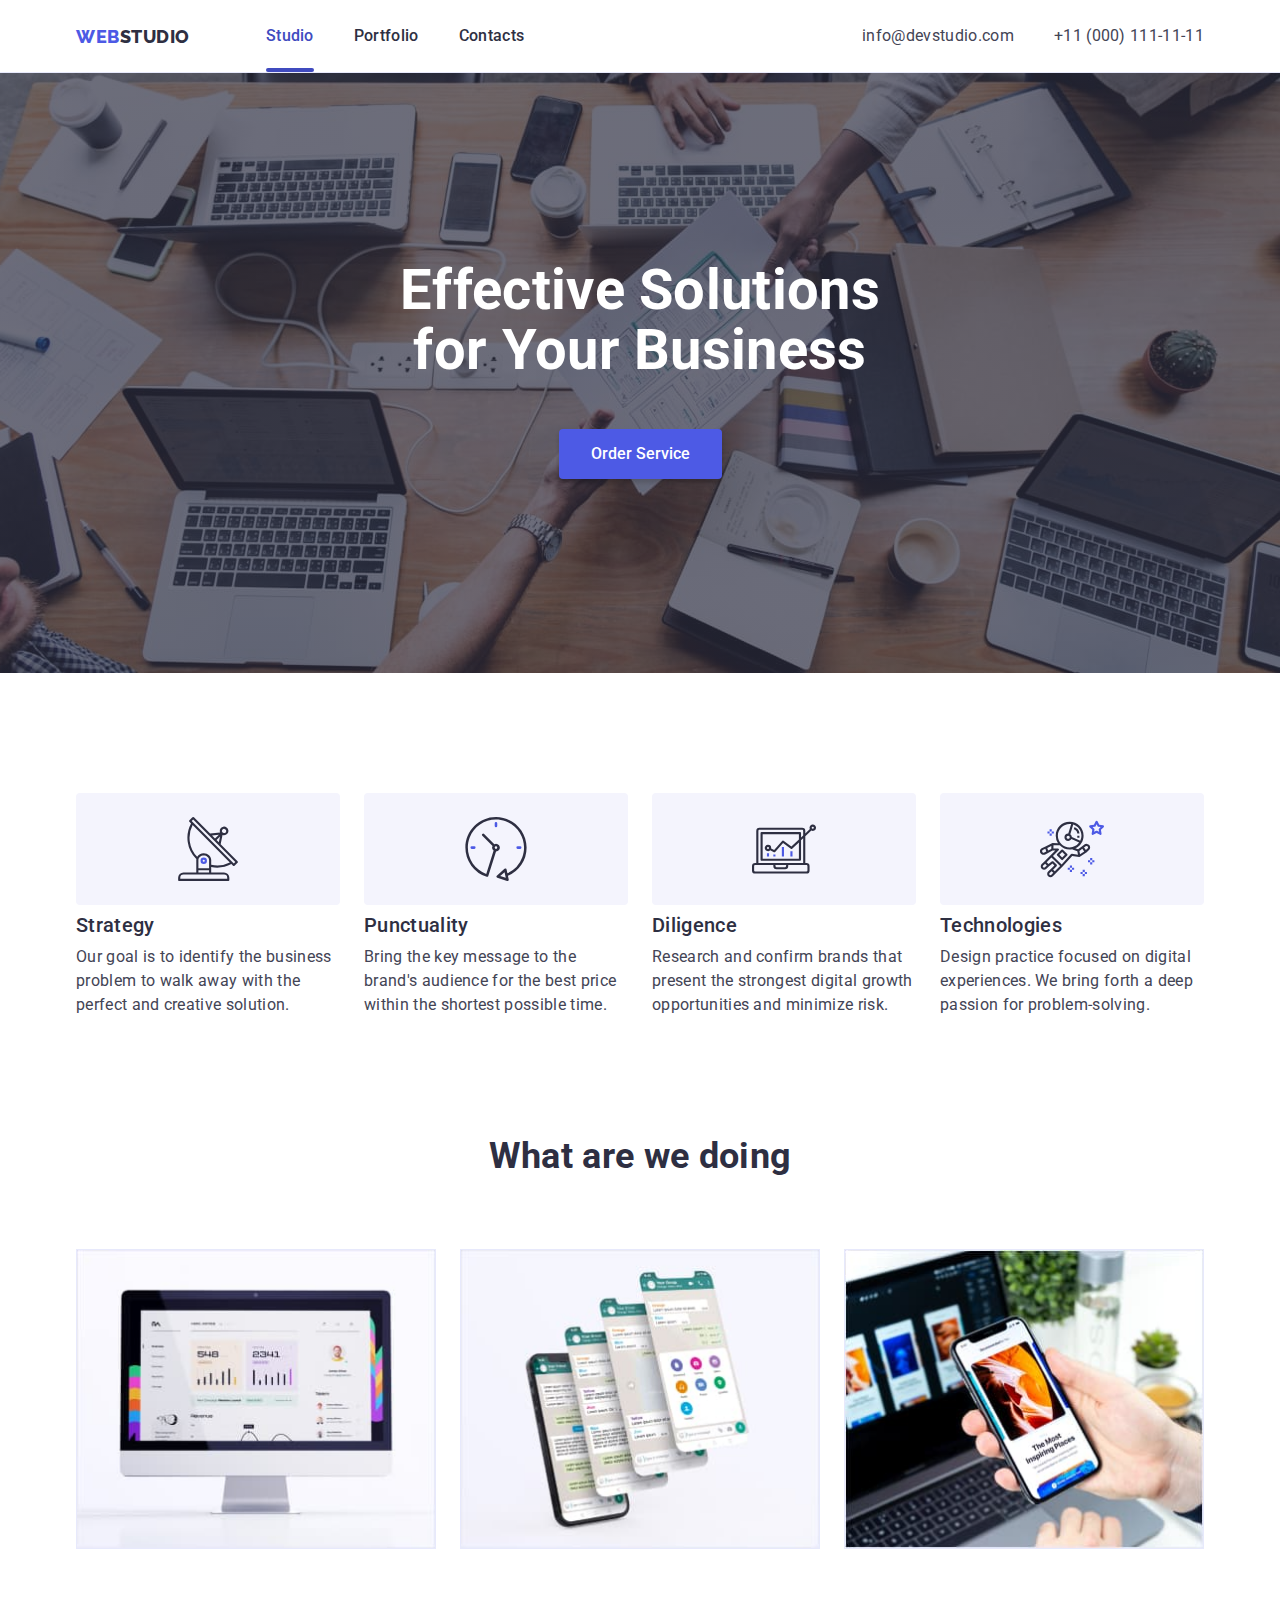
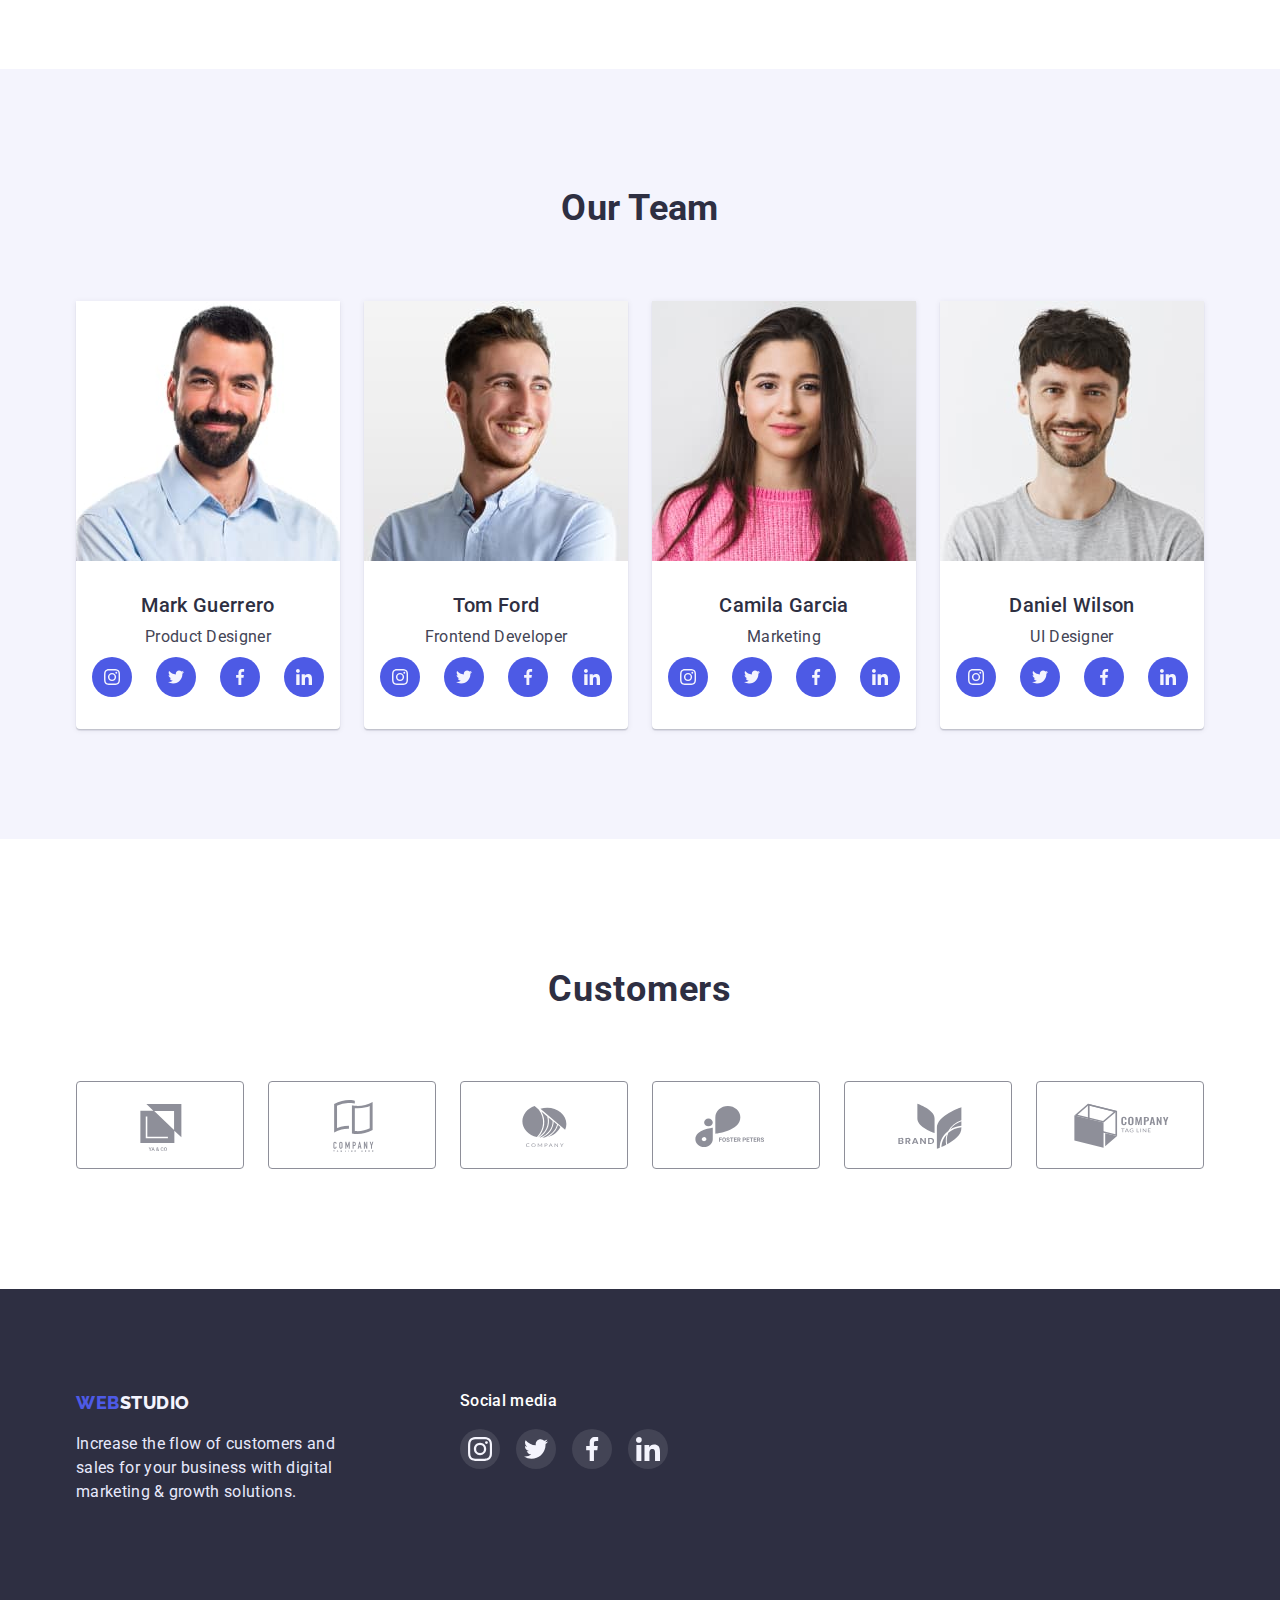
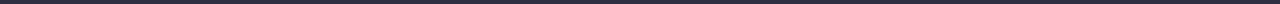
<file: index.html>
<!DOCTYPE html>
<html lang="en">
	<head>
		<meta charset="UTF-8" />
		<meta http-equiv="X-UA-Compatible" content="IE=edge" />
		<meta name="viewport" content="width=device-width, initial-scale=1.0" />
		<title>Document</title>
		<link rel="preconnect" href="https://fonts.googleapis.com" />
		<link rel="preconnect" href="https://fonts.gstatic.com" crossorigin />
		<link
			href="https://fonts.googleapis.com/css2?family=Raleway:wght@800&family=Roboto:wght@400;500;700&display=swap"
			rel="stylesheet"
		/>
		<link
			rel="stylesheet"
			href="https://cdnjs.cloudflare.com/ajax/libs/modern-normalize/1.1.0/modern-normalize.min.css"
		/>
		<link rel="stylesheet" href="./css/styles.css" />
	</head>
	<body>
		<!-- Top line -->
		<header class="header">
			<div class="container container-header"
				><nav class="nav">
					<a class="logo link" href="./index.html"><span class="logo-item">Web</span>Studio</a>
					<ul class="nav-list list">
						<li class="nav-list-item"><a href="./index.html" class="active-link link-header link">Studio</a></li>
						<li class="nav-list-item"><a href="./portfolio.html" class="link-header link">Portfolio</a></li>
						<li class="nav-list-item"><a href="" class="link-header link">Contacts</a></li>
					</ul>
				</nav>
				<address class="contacts">
					<ul class="contacts-list list">
						<li class="contacts-list-item"
							><a href="mailto:info@devstudio.com" class="contacts-link link">info@devstudio.com</a></li
						>
						<li class="contacts-list-item"
							><a href="tel:+110001111111" class="contacts-link link">+11 (000) 111-11-11</a></li
						>
					</ul>
				</address>
			</div>
		</header>

		<main>
			<!-- Hero -->
			<section class="hero">
				<h1 class="hero-heading"
					>Effective Solutions<br />
					for Your Business</h1
				>
				<button type="button" class="hero-button" data-modal-open>Order Service</button>
			</section>
			<!-- Advantages -->
			<section class="fisher-section"
				><div class="container">
					<h2 hidden>Advantages</h2>
					<ul class="fisher-section-list list">
						<li class="fisher-section-item icon-antenna">
							<div class="fisher-container">
								<svg class="fisher-container-icon">
									<use href="./images/icons.svg#icon-antenna"></use>
								</svg>
							</div>
							<h3 class="fisher-section-heading">Strategy</h3>
							<p>Our goal is to identify the business problem to walk away with the perfect and creative solution.</p>
						</li>
						<li class="fisher-section-item icon-clock">
							<div class="fisher-container">
								<svg class="fisher-container-icon">
									<use href="./images/icons.svg#icon-clock"></use>
								</svg>
							</div>
							<h3 class="fisher-section-heading">Punctuality</h3>
							<p>Bring the key message to the brand's audience for the best price within the shortest possible time.</p>
						</li>
						<li class="fisher-section-item icon-diagram">
							<div class="fisher-container">
								<svg class="fisher-container-icon">
									<use href="./images/icons.svg#icon-diagram"></use>
								</svg>
							</div>
							<h3 class="fisher-section-heading">Diligence</h3>
							<p
								>Research and confirm brands that present the strongest digital growth opportunities and minimize
								risk.</p
							>
						</li>
						<li class="fisher-section-item icon-astronaut">
							<div class="fisher-container">
								<svg class="fisher-container-icon">
									<use href="./images/icons.svg#icon-astronaut"></use>
								</svg>
							</div>
							<h3 class="fisher-section-heading">Technologies</h3>
							<p>Design practice focused on digital experiences. We bring forth a deep passion for problem-solving.</p>
						</li>
					</ul>
				</div>
			</section>
			<!-- list-of-works -->
			<section class="specification-section">
				<div class="container"
					><h2 class="specification-section-title">What are we doing</h2>
					<ul class="specification-section-list list">
						<li class="specification-section-item">
							<img
								src="./images/img1.jpg"
								alt="website on a computer"
								width="360"
								class="specification-section-image"
							/>
						</li>
						<li class="specification-section-item">
							<img src="./images/img2.jpg" alt="website on phone" width="360" class="specification-section-image" />
						</li>
						<li class="specification-section-item">
							<img
								src="./images/img3.jpg"
								alt="website on phone and computer"
								width="360"
								class="specification-section-image"
							/>
						</li> </ul
				></div>
			</section>
			<!-- Our-Team -->
			<section class="workers-section"
				><div class="container">
					<h2 class="workers-section-title">Our Team</h2>
					<ul class="workers-section-list list">
						<li class="workers-section-item">
							<img
								src="./images/card1.jpg"
								alt="Mark Guerrero-Product Designer"
								width="264"
								class="workers-section-image"
							/>
							<div class="workers-section-item-text-container"
								><h3 class="workers-section-heading">Mark Guerrero</h3> <p>Product Designer</p>
								<ul class="workers-section-list-link list">
									<li class="workers-section-list-item"
										><a href="" class="link workers-section-icon-link">
											<svg class="workers-section-icon">
												<use href="./images/icons.svg#icon-instagram"></use>
											</svg> </a
									></li>
									<li class="workers-section-list-item"
										><a href="" class="link workers-section-icon-link">
											<svg class="workers-section-icon">
												<use href="./images/icons.svg#icon-twitter"></use>
											</svg> </a
									></li>
									<li class="workers-section-list-item"
										><a href="" class="link workers-section-icon-link">
											<svg class="workers-section-icon">
												<use href="./images/icons.svg#icon-facebook"></use>
											</svg> </a
									></li>
									<li class="workers-section-list-item"
										><a href="" class="link workers-section-icon-link">
											<svg class="workers-section-icon">
												<use href="./images/icons.svg#icon-linkedin"></use>
											</svg> </a
									></li>
								</ul>
							</div>
						</li>
						<li class="workers-section-item">
							<img
								src="./images/card2.jpg"
								alt="Tom Ford-Frontend Developer"
								width="264"
								class="workers-section-image"
							/>
							<div class="workers-section-item-text-container"
								><h3 class="workers-section-heading">Tom Ford</h3> <p>Frontend Developer</p>
								<ul class="workers-section-list-link list">
									<li class="workers-section-list-item"
										><a href="" class="link workers-section-icon-link">
											<svg class="workers-section-icon">
												<use href="./images/icons.svg#icon-instagram"></use>
											</svg> </a
									></li>
									<li class="workers-section-list-item"
										><a href="" class="link workers-section-icon-link">
											<svg class="workers-section-icon">
												<use href="./images/icons.svg#icon-twitter"></use>
											</svg> </a
									></li>
									<li class="workers-section-list-item"
										><a href="" class="link workers-section-icon-link">
											<svg class="workers-section-icon">
												<use href="./images/icons.svg#icon-facebook"></use>
											</svg> </a
									></li>
									<li class="workers-section-list-item"
										><a href="" class="link workers-section-icon-link">
											<svg class="workers-section-icon">
												<use href="./images/icons.svg#icon-linkedin"></use>
											</svg> </a
									></li>
								</ul>
							</div>
						</li>
						<li class="workers-section-item">
							<img src="./images/card3.jpg" alt="Camila Garcia-Marketing" width="264" class="workers-section-image" />
							<div class="workers-section-item-text-container"
								><h3 class="workers-section-heading">Camila Garcia</h3> <p>Marketing</p>
								<ul class="workers-section-list-link list">
									<li class="workers-section-list-item"
										><a href="" class="link workers-section-icon-link">
											<svg class="workers-section-icon">
												<use href="./images/icons.svg#icon-instagram"></use>
											</svg> </a
									></li>
									<li class="workers-section-list-item"
										><a href="" class="link workers-section-icon-link">
											<svg class="workers-section-icon">
												<use href="./images/icons.svg#icon-twitter"></use>
											</svg> </a
									></li>
									<li class="workers-section-list-item"
										><a href="" class="link workers-section-icon-link">
											<svg class="workers-section-icon">
												<use href="./images/icons.svg#icon-facebook"></use>
											</svg> </a
									></li>
									<li class="workers-section-list-item"
										><a href="" class="link workers-section-icon-link">
											<svg class="workers-section-icon">
												<use href="./images/icons.svg#icon-linkedin"></use>
											</svg> </a
									></li>
								</ul>
							</div>
						</li>
						<li class="workers-section-item">
							<img src="./images/card4.jpg" alt="Daniel Wilson-UI Designer" width="264" class="workers-section-image" />
							<div class="workers-section-item-text-container"
								><h3 class="workers-section-heading">Daniel Wilson</h3> <p>UI Designer</p>
								<ul class="workers-section-list-link list">
									<li class="workers-section-list-item"
										><a href="" class="link workers-section-icon-link">
											<svg class="workers-section-icon">
												<use href="./images/icons.svg#icon-instagram"></use>
											</svg> </a
									></li>
									<li class="workers-section-list-item"
										><a href="" class="link workers-section-icon-link">
											<svg class="workers-section-icon">
												<use href="./images/icons.svg#icon-twitter"></use>
											</svg> </a
									></li>
									<li class="workers-section-list-item"
										><a href="" class="link workers-section-icon-link">
											<svg class="workers-section-icon">
												<use href="./images/icons.svg#icon-facebook"></use>
											</svg> </a
									></li>
									<li class="workers-section-list-item"
										><a href="" class="link workers-section-icon-link">
											<svg class="workers-section-icon">
												<use href="./images/icons.svg#icon-linkedin"></use>
											</svg> </a
									></li>
								</ul>
							</div>
						</li>
					</ul>
				</div>
			</section>
			<!-- Customers -->
			<section class="aside-section">
				<div class="container">
					<h2 class="aside-section-title">Customers</h2>
					<ul class="aside-section-list list">
						<li class="aside-section-list-item">
							<a href="" class="aside-section-list-link link">
								<svg class="aside-section-list-icon">
									<use href="./images/icons.svg#icon-logo-1"></use>
								</svg>
							</a>
						</li>
						<li class="aside-section-list-item">
							<a href="" class="aside-section-list-link link">
								<svg class="aside-section-list-icon">
									<use href="./images/icons.svg#icon-logo-2"></use>
								</svg>
							</a>
						</li>
						<li class="aside-section-list-item">
							<a href="" class="aside-section-list-link link">
								<svg class="aside-section-list-icon">
									<use href="./images/icons.svg#icon-logo-3"></use>
								</svg>
							</a>
						</li>
						<li class="aside-section-list-item">
							<a href="" class="aside-section-list-link link">
								<svg class="aside-section-list-icon">
									<use href="./images/icons.svg#icon-logo-4"></use>
								</svg>
							</a>
						</li>
						<li class="aside-section-list-item">
							<a href="" class="aside-section-list-link link">
								<svg class="aside-section-list-icon">
									<use href="./images/icons.svg#icon-logo-5"></use>
								</svg>
							</a>
						</li>
						<li class="aside-section-list-item">
							<a href="" class="aside-section-list-link link">
								<svg class="aside-section-list-icon">
									<use href="./images/icons.svg#icon-logo-6"></use>
								</svg>
							</a>
						</li> </ul
				></div>
			</section>
		</main>
		<!-- Footer -->
		<footer class="footer-section">
			<div class="container footer-container"
				><div class="footer-container-logo"
					><a href="./index.html" class="logo-footer link"><span class="logo-item">Web</span>Studio</a>
					<p class="footer-section-subtitle">
						Increase the flow of customers and sales for your business with digital marketing & growth solutions.
					</p>
				</div>
				<div class="footer-container-socials">
					<p class="footer-container-socials-subtitle">Social media</p>
					<ul class="footer-container-socials-list list">
						<li class="footer-container-socials-item">
							<a href="" class="footer-container-socials-link link">
								<svg class="footer-container-socials-icon">
									<use href="./images/icons.svg#icon-instagram"></use>
								</svg>
							</a>
						</li>
						<li class="footer-container-socials-item">
							<a href="" class="footer-container-socials-link link">
								<svg class="footer-container-socials-icon">
									<use href="./images/icons.svg#icon-twitter"></use>
								</svg>
							</a>
						</li>
						<li class="footer-container-socials-item">
							<a href="" class="footer-container-socials-link link">
								<svg class="footer-container-socials-icon">
									<use href="./images/icons.svg#icon-facebook"></use>
								</svg>
							</a>
						</li>
						<li class="footer-container-socials-item">
							<a href="" class="footer-container-socials-link link">
								<svg class="footer-container-socials-icon">
									<use href="./images/icons.svg#icon-linkedin"></use>
								</svg>
							</a>
						</li>
					</ul>
				</div>
			</div>
		</footer>
		<div class="backdrop is-hidden" data-modal>
			<div class="modal">
				<button class="modal-button" data-modal-close>
					<svg class="modal-button-svg">
						<use href="./images/icons.svg#icon-close"></use>
					</svg>
				</button>
			</div>
		</div>
		<script src="./js/modal.js"></script>
	</body>
</html>
</file>
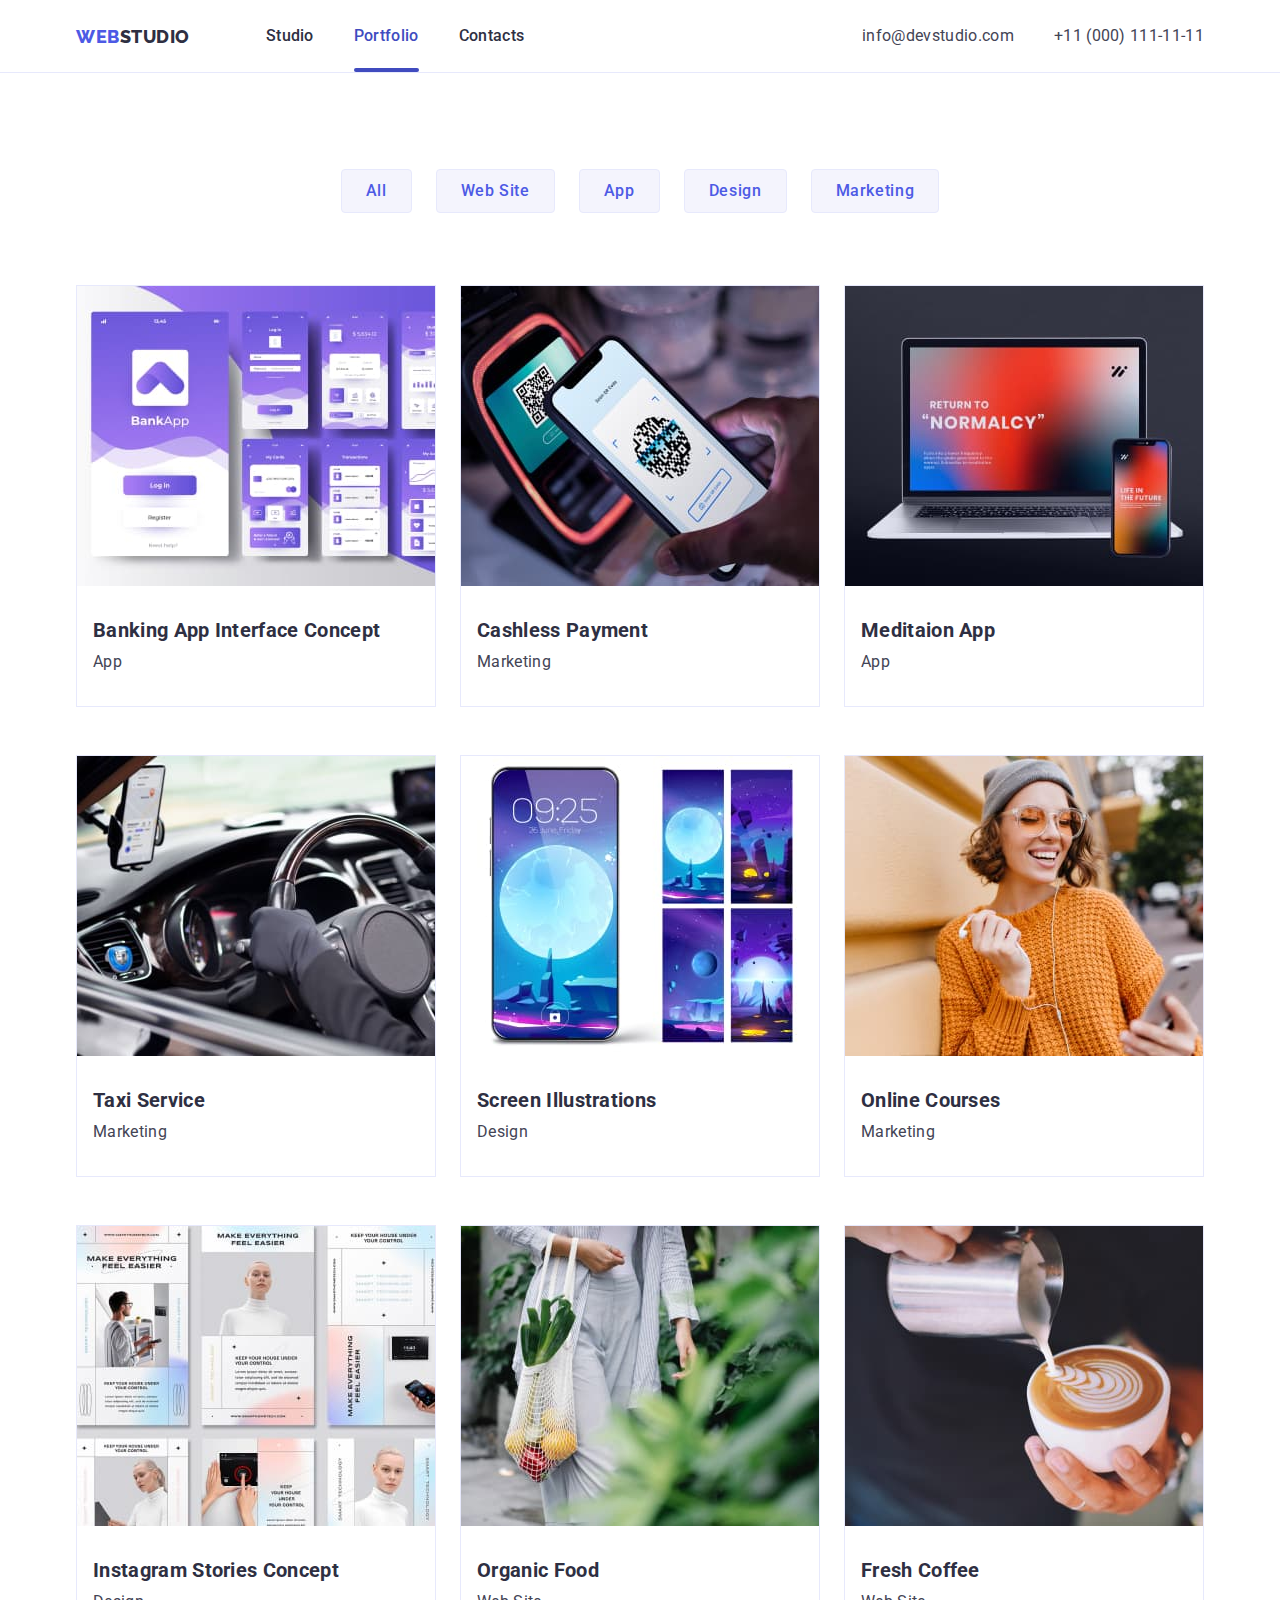
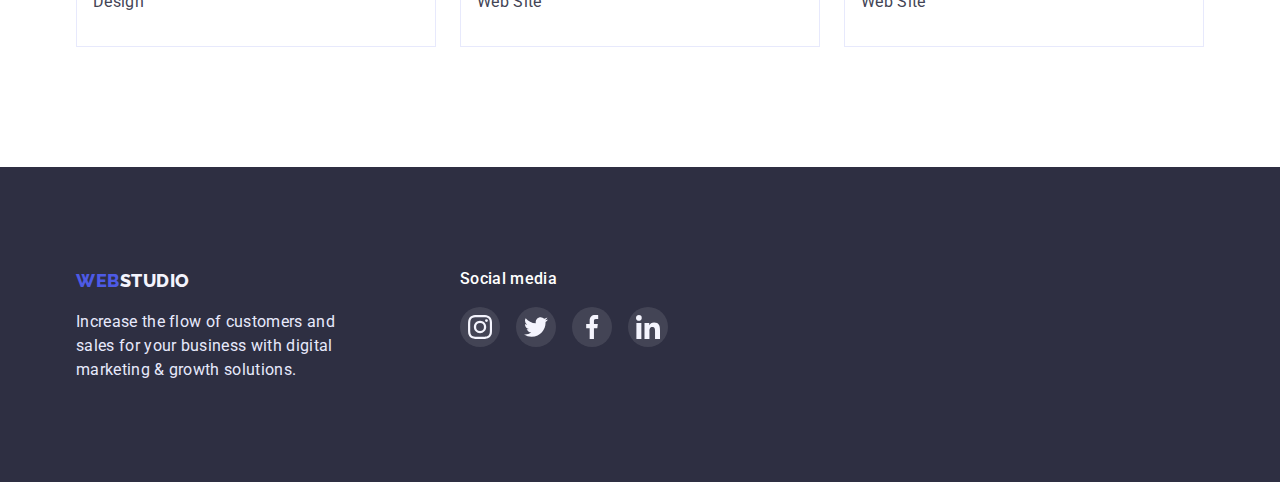
<file: portfolio.html>
<!DOCTYPE html>
<html lang="en">
	<head>
		<meta charset="UTF-8" />
		<meta http-equiv="X-UA-Compatible" content="IE=edge" />
		<meta name="viewport" content="width=device-width, initial-scale=1.0" />
		<title>Document</title>
		<link rel="preconnect" href="https://fonts.googleapis.com" />
		<link rel="preconnect" href="https://fonts.gstatic.com" crossorigin />
		<link
			href="https://fonts.googleapis.com/css2?family=Raleway:wght@800&family=Roboto:wght@400;500;700;900&display=swap"
			rel="stylesheet"
		/>
		<link
			rel="stylesheet"
			href="https://cdnjs.cloudflare.com/ajax/libs/modern-normalize/1.1.0/modern-normalize.min.css"
		/>
		<link rel="stylesheet" href="./css/styles.css" />
	</head>
	<body>
		<!-- Top line -->
		<header class="header">
			<div class="container container-header"
				><nav class="nav">
					<a class="logo link" href="./index.html"><span class="logo-item">Web</span>Studio</a>
					<ul class="nav-list list">
						<li class="nav-list-item"><a href="./index.html" class="link-header link">Studio</a></li>
						<li class="nav-list-item"><a href="./portfolio.html" class="active-link link-header link">Portfolio</a></li>
						<li class="nav-list-item"><a href="" class="link-header link">Contacts</a></li>
					</ul>
				</nav>
				<address class="contacts">
					<ul class="contacts-list list">
						<li class="contacts-list-item"
							><a href="mailto:info@devstudio.com" class="contacts-link link">info@devstudio.com</a></li
						>
						<li class="contacts-list-item"
							><a href="tel:+110001111111" class="contacts-link link">+11 (000) 111-11-11</a></li
						>
					</ul>
				</address>
			</div>
		</header>

		<main>
			<section class="portfolio-section"
				><div class="container">
					<h1 hidden>Portfolio</h1>
					<ul class="portfolio-list-button list">
						<li class="portfolio-button-item"><button type="button" class="portfolio-button">All</button></li>
						<li class="portfolio-button-item"><button type="button" class="portfolio-button">Web Site</button></li>
						<li class="portfolio-button-item"><button type="button" class="portfolio-button">App</button></li>
						<li class="portfolio-button-item"><button type="button" class="portfolio-button">Design</button></li>
						<li class="portfolio-button-item"><button type="button" class="portfolio-button">Marketing</button></li></ul
					>

					<ul class="portfolio-list-image list">
						<li class="portfolio-image-item">
							<a href="" class="link portfolio-image-item-link">
								<div class="portfolio-thumb">
									<img src="./images/banking-app-Interface-concept.jpg" alt="app" width="360" class="portfolio-image" />
									<div class="portfolio-overlay">
										<p class="portfolio-thumb-text"
											>14 Stylish and User-Friendly App Design Concepts · Task Manager App · Calorie Tracker App ·
											Exotic Fruit Ecommerce App · Cloud Storage App</p
										>
									</div>
								</div>
								<div class="portfolio-image-item-text-container"
									><h2 class="portfolio-heading-image">Banking App Interface Concept</h2>
									<p class="portfolio-image-subtitle">App</p></div
								></a
							>
						</li>

						<li class="portfolio-image-item">
							<a href="" class="link portfolio-image-item-link">
								<div class="portfolio-thumb">
									<img src="./images/cashless-payment.jpg" alt="marketing" width="360" class="portfolio-image" />
									<div class="portfolio-overlay">
										<p class="portfolio-thumb-text"
											>14 Stylish and User-Friendly App Design Concepts · Task Manager App · Calorie Tracker App ·
											Exotic Fruit Ecommerce App · Cloud Storage App</p
										>
									</div>
								</div>
								<div class="portfolio-image-item-text-container"
									><h2 class="portfolio-heading-image">Cashless Payment</h2>
									<p class="portfolio-image-subtitle">Marketing</p></div
								></a
							>
						</li>
						<li class="portfolio-image-item">
							<a href="" class="link portfolio-image-item-link">
								<div class="portfolio-thumb">
									<img src="./images/meditaion-app.jpg" alt="app" width="360" class="portfolio-image" />
									<div class="portfolio-overlay">
										<p class="portfolio-thumb-text"
											>14 Stylish and User-Friendly App Design Concepts · Task Manager App · Calorie Tracker App ·
											Exotic Fruit Ecommerce App · Cloud Storage App</p
										>
									</div>
								</div>
								<div class="portfolio-image-item-text-container"
									><h2 class="portfolio-heading-image">Meditaion App</h2>
									<p class="portfolio-image-subtitle">App</p></div
								></a
							>
						</li>
						<li class="portfolio-image-item">
							<a href="" class="link portfolio-image-item-link">
								<div class="portfolio-thumb">
									<img src="./images/taxi-service.jpg" alt="marketing" width="360" class="portfolio-image" />
									<div class="portfolio-overlay">
										<p class="portfolio-thumb-text"
											>14 Stylish and User-Friendly App Design Concepts · Task Manager App · Calorie Tracker App ·
											Exotic Fruit Ecommerce App · Cloud Storage App</p
										>
									</div>
								</div>
								<div class="portfolio-image-item-text-container"
									><h2 class="portfolio-heading-image">Taxi Service</h2>
									<p class="portfolio-image-subtitle">Marketing</p></div
								></a
							>
						</li>
						<li class="portfolio-image-item">
							<a href="" class="link portfolio-image-item-link">
								<div class="portfolio-thumb">
									<img src="./images/screen-illustrations.jpg" alt="design" width="360" class="portfolio-image" />
									<div class="portfolio-overlay">
										<p class="portfolio-thumb-text"
											>14 Stylish and User-Friendly App Design Concepts · Task Manager App · Calorie Tracker App ·
											Exotic Fruit Ecommerce App · Cloud Storage App</p
										>
									</div>
								</div>
								<div class="portfolio-image-item-text-container"
									><h2 class="portfolio-heading-image">Screen Illustrations</h2>
									<p class="portfolio-image-subtitle">Design</p></div
								></a
							>
						</li>
						<li class="portfolio-image-item">
							<a href="" class="link portfolio-image-item-link">
								<div class="portfolio-thumb">
									<img src="./images/online-courses.jpg" alt="marketing" width="360" class="portfolio-image" />
									<div class="portfolio-overlay">
										<p class="portfolio-thumb-text"
											>14 Stylish and User-Friendly App Design Concepts · Task Manager App · Calorie Tracker App ·
											Exotic Fruit Ecommerce App · Cloud Storage App</p
										>
									</div>
								</div>
								<div class="portfolio-image-item-text-container"
									><h2 class="portfolio-heading-image">Online Courses</h2>
									<p class="portfolio-image-subtitle">Marketing</p></div
								></a
							>
						</li>
						<li class="portfolio-image-item">
							<a href="" class="link portfolio-image-item-link">
								<div class="portfolio-thumb">
									<img src="./images/instagram-stories-concept.jpg" alt="design" width="360" class="portfolio-image" />
									<div class="portfolio-overlay">
										<p class="portfolio-thumb-text"
											>14 Stylish and User-Friendly App Design Concepts · Task Manager App · Calorie Tracker App ·
											Exotic Fruit Ecommerce App · Cloud Storage App</p
										>
									</div>
								</div>
								<div class="portfolio-image-item-text-container">
									<h2 class="portfolio-heading-image">Instagram Stories Concept</h2>
									<p class="portfolio-image-subtitle">Design</p>
								</div></a
							>
						</li>
						<li class="portfolio-image-item">
							<a href="" class="link portfolio-image-item-link">
								<div class="portfolio-thumb">
									<img src="./images/organic-food.jpg" alt="web site" width="360" class="portfolio-image" />
									<div class="portfolio-overlay">
										<p class="portfolio-thumb-text"
											>14 Stylish and User-Friendly App Design Concepts · Task Manager App · Calorie Tracker App ·
											Exotic Fruit Ecommerce App · Cloud Storage App</p
										>
									</div>
								</div>
								<div class="portfolio-image-item-text-container"
									><h2 class="portfolio-heading-image">Organic Food</h2>
									<p class="portfolio-image-subtitle">Web Site</p></div
								></a
							>
						</li>
						<li class="portfolio-image-item">
							<a href="" class="link portfolio-image-item-link">
								<div class="portfolio-thumb">
									<img src="./images/fresh-coffee.jpg" alt="web site" width="360" class="portfolio-image" />
									<div class="portfolio-overlay">
										<p class="portfolio-thumb-text"
											>14 Stylish and User-Friendly App Design Concepts · Task Manager App · Calorie Tracker App ·
											Exotic Fruit Ecommerce App · Cloud Storage App</p
										>
									</div>
								</div>
								<div class="portfolio-image-item-text-container"
									><h2 class="portfolio-heading-image">Fresh Coffee</h2>
									<p class="portfolio-image-subtitle">Web Site</p></div
								></a
							>
						</li>
					</ul>
				</div></section
			>
		</main>

		<!-- Footer -->
		<footer class="footer-section">
			<div class="container footer-container"
				><div class="footer-container-logo"
					><a href="./index.html" class="logo-footer link"><span class="logo-item">Web</span>Studio</a>
					<p class="footer-section-subtitle">
						Increase the flow of customers and sales for your business with digital marketing & growth solutions.
					</p>
				</div>
				<div class="footer-container-socials">
					<p class="footer-container-socials-subtitle">Social media</p>
					<ul class="footer-container-socials-list list">
						<li class="footer-container-socials-item">
							<a href="" class="footer-container-socials-link link">
								<svg class="footer-container-socials-icon">
									<use href="./images/icons.svg#icon-instagram"></use>
								</svg>
							</a>
						</li>
						<li class="footer-container-socials-item">
							<a href="" class="footer-container-socials-link link">
								<svg class="footer-container-socials-icon">
									<use href="./images/icons.svg#icon-twitter"></use>
								</svg>
							</a>
						</li>
						<li class="footer-container-socials-item">
							<a href="" class="footer-container-socials-link link">
								<svg class="footer-container-socials-icon">
									<use href="./images/icons.svg#icon-facebook"></use>
								</svg>
							</a>
						</li>
						<li class="footer-container-socials-item">
							<a href="" class="footer-container-socials-link link">
								<svg class="footer-container-socials-icon">
									<use href="./images/icons.svg#icon-linkedin"></use>
								</svg>
							</a>
						</li>
					</ul>
				</div>
			</div>
		</footer>
	</body>
</html>
</file>
<file: css/styles.css>
:root {
    --primery-dark: #2E2F42;
    --primery-text: #434455; 
    --secondary-buttons: #E7E9FC;
    --brand-color: #4D5AE5;
    --background-ligh: #F4F4FD;
    --active-state: #404BBF;
    --icon-color: #8E8F99;
    --active-icon-color: #31D0AA;
    --modal-background: #FCFCFC;
    --primery-fond-size: 16px;
    --timing-function: cubic-bezier(0.4, 0, 0.2, 1);
}

/*  */
body {
    font-family: Roboto,sans-serif;
    color: var(--primery-text);
    font-size: var(--primery-fond-size);
    line-height: 1.5;
    letter-spacing: 0.02em;
}

.list {
    list-style-type: none;
}

.link {
    text-decoration: none;
}

p, h1, h2, h3, h4, h5, h6, ul {
    margin: 0;
    padding: 0;
    
}

.container {
    max-width: 1158px;
    margin: 0 auto;
    padding: 0 15px;
}

/* Header */
.header {
    border-bottom: 1px solid var(--secondary-buttons);
}

 .container-header {
    display: flex;
    align-items: center;
    justify-content: space-between;
 }

 .logo {
    color: var(--primery-dark);
    font-family: Raleway,sans-serif;
    font-weight: 800;
    font-size: 18px;
    letter-spacing: 0.03em;
    text-transform: uppercase;
 }
 .logo-item {
    color: var(--brand-color);
 }

 .nav {
    display: flex;
    align-items: center;
 }

 .nav-list {
    display: flex;
    margin-left: 76px;

    font-weight: 500;
    font-size: var(--primery-fond-size);
    
 }

 .nav-list-item + .nav-list-item {
    margin-left: 40px;
 }

 .contacts-list {
    display: flex;

    font-size: var(--primery-fond-size);
 }

 .contacts-list-item + .contacts-list-item {
    margin-left: 40px;
 }

 .link-header {
    display: block;
    padding-top: 24px;
    padding-bottom: 24px;

    color: var(--primery-dark);

    transition: color 250ms var(--timing-function) ;
    position: relative;
 }
 

 .contacts-link {
    color: var(--primery-text);
    font-style: normal;

    transition: color 250ms var(--timing-function);
 }

 .active-link.link-header {
    color: var(--active-state);
 }

 .active-link::after  {
    content: '';
    height: 4px;
    width: 100%;
    border-radius: 2px;
    display: block;
    background-color: var(--active-state) ;


    position: absolute;
    left: 0;
    bottom: 0;
 }

 .link-header:hover,
 .link-header:focus,
 .contacts-link:hover,
 .contacts-link:focus {
    color: var(--active-state);
 }



 /* Main */ 
 /* Hero */

 .hero {
    padding-top: 188px;
    padding-bottom: 188px;
    max-width: 1440px;
    height: 600px;
    margin: 0 auto;

    background-color: var(--primery-dark);
    text-align: center;

    background-image: linear-gradient(
    rgba(46, 47, 66, 0.7),
    rgba(46, 47, 66, 0.7)),
    url(../images/people-office.jpg);
    background-repeat: no-repeat;
    background-position: center;
    background-size: cover;
 }
 .hero-heading {
    color: #fff;
    font-weight: 700;
    font-size: 56px;
    line-height: 1.07;
 }
 .hero-button {
    display: inline-block;
    border-radius: 4px;
    padding: 16px 32px;
    margin-top: 48px;
    box-shadow: 0px 4px 4px rgba(0, 0, 0, 0.15);

    background-color: var(--brand-color);
    color: #fff;
    border: none;
    font-family: inherit;
    cursor: pointer;
    font-weight: 500;
    font-size: 16px;

    transition: background-color 250ms var(--timing-function);
 }

 .hero-button:hover,
 .hero-button:focus {
    background-color: var(--active-state);
 }

 /* Advantages */

 .fisher-section {
    padding-top: 120px;
    padding-bottom: 120px;
 }

 .fisher-section-heading {
    margin-bottom: 8px;

    color: var(--primery-dark);
    font-weight: 500;
    font-size: 20px;
    line-height: 1.2;
    
}

 .fisher-section-list {
    display: flex;
    
 }

 .fisher-section-item + .fisher-section-item {
    margin-left: 24px;
 }

 .fisher-section-item {
    width: calc((100% - 72px) / 4 )
 }


 .fisher-container {
    
    height: 112px;
    border-radius: 4px;
    background-color: var(--background-ligh);
    margin-bottom: 8px;
    display: flex;
    justify-content: center;
    align-items: center;
 }

 .fisher-container-icon {
    width: 64px;
    height: 64px;
 }

/* list-of-works */

.specification-section-title {
    color: var(--primery-dark);
    font-size: 36px;
    line-height: 1.11;
    font-weight: 700;
}

.specification-section-title {
    text-align: center;
}

 .specification-section-list {
    display: flex;
    margin-top: 72px;
    justify-content: space-between;
    padding-bottom: 120px;
}

.specification-section-item {
    padding: 0;
}

.specification-section-image {
    display: block;
    border: 1px solid var(--secondary-buttons);
}

/* Our-Team */

.workers-section {
    background-color: var(--background-ligh);
    text-align: center;
    padding-bottom: 110px;
    padding-top: 120px;
}


.workers-section-title {
    display: inline-block;
    margin-bottom: 72px;

    color: var(--primery-dark);
    font-weight: 700;
    font-size: 36px;
    line-height: 1.11;
   
}


.workers-section-heading {
    color: var(--primery-dark);
    font-weight: 500;
    font-size: 20px;
    line-height: 1.2;
}

.workers-section-list {
    display: flex;
    justify-content: space-between;
}

.workers-section-item {
    border-radius: 0px 0px 4px 4px;
    box-shadow: 0px 1px 6px rgba(46, 47, 66, 0.08), 0px 1px 1px rgba(46, 47, 66, 0.16), 0px 2px 1px rgba(46, 47, 66, 0.08);
    background-color: #fff;
}
.workers-section-item-text-container {
    padding-top: 32px;
    padding-bottom: 32px;
    display: flex;
    flex-direction: column;
    gap: 8px;
}

.workers-section-image {
    display: block;
}

.workers-section-list-link {
    display: flex;
    justify-content: center ;
    gap: 24px;

}

.workers-section-icon {
    width: 16px;
    height: 16px;
    fill: var(--background-ligh);

}

.workers-section-icon-link {
    width: 100%;
    height: 100%;
    background-color: var(--brand-color) ;
    border-radius: 50%;
    display: flex;
    justify-content: center;
    align-items: center;

    transition: background-color 250ms var(--timing-function);
}

.workers-section-list-item {
    width: 40px;
    height: 40px;
}

.workers-section-icon-link:hover,
.workers-section-icon-link:focus {
    background-color: var(--active-state) ;
}

/* Customers */

.aside-section {
    padding-top: 130px;
    padding-bottom: 120px;
}

.aside-section-title {
    font-weight: 700;
    font-size: 36px;
    line-height: 1.111;
    letter-spacing: 0.02em;
    text-align: center;
    color: var(--primery-dark);
    margin-bottom: 72px;
}

.aside-section-list {
    display: flex;
    justify-content: center;
    gap: 24px;

}

.aside-section-list-item {
    width: 168px;
    height: 88px;
}

.aside-section-list-link {
    border: 1px solid var(--icon-color) ;
    border-radius: 4px;
    width: 100%;
    height: 100%;
    display: flex ;
    justify-content: center;
    align-items: center;

    fill: var(--icon-color);

    transition: border-color 250ms var(--timing-function),
    fill 250ms var(--timing-function);
}

.aside-section-list-icon {
    width: 104px;
    height: 56px; 
}

.aside-section-list-link:hover,
.aside-section-list-link:focus {
    fill: var(--active-state);
    border-color: var(--active-state) ;
}


/* Footer */

.footer-section {
    padding-top: 100px;
    padding-bottom: 100px;

    background-color: var(--primery-dark);
}
.footer-section-subtitle {
    width: 264px;

    color: var(--secondary-buttons);
}

.logo-footer {
    margin-bottom: 16px;
    display: block;

    color: var(--background-ligh);
    font-family: Raleway,sans-serif;
    font-weight: 800;
    font-size: 18px;
    letter-spacing: 0.03em;
    text-transform: uppercase;
}

.footer-container {
    display: flex;
}

.footer-container-socials-subtitle {
    color: #fff;
    margin-bottom: 16px;
    letter-spacing: 0.02em;
    font-weight: 500;
}

.footer-container-socials {
    margin-left: 120px;
}

.footer-container-socials-list {
    display: flex;
    gap: 16px;
}


.footer-container-socials-link {
    background-color: rgba(255, 255, 255, 0.1);
    border-radius: 50%;
    fill: var(--background-ligh);
    width: 100%;
    height: 100%;
    display: flex ;
    justify-content: center;
    align-items: center;

    transition: background-color 250ms var(--timing-function);
}

.footer-container-socials-item {
    width: 40px;
    height: 40px;
}

.footer-container-socials-icon {
    width: 24px;
    height: 24px;
}

.footer-container-socials-link:hover,
.footer-container-socials-link:focus {
   background-color: var(--active-icon-color) ;
}

/* Modal */
.backdrop {
    position: fixed;
    top: 0;
    left: 0;
    width: 100%;
    height: 100%;
    background: rgba(46, 47, 66, 0.4);
    display: flex;
    justify-content: center;
    align-items: center;
    padding: 20px 0;
    transition: opacity 250ms var(--timing-function),
            visibility 250ms var(--timing-function);
}


.modal {
    width: 100%;
    height: 100%;
    max-width: 408px;
    max-height: 576px;
    
    box-shadow: 0px 1px 1px rgba(0, 0, 0, 0.14), 0px 1px 3px rgba(0, 0, 0, 0.12), 0px 2px 1px rgba(0, 0, 0, 0.2);
    border-radius: 4px;
    background: var(--modal-background);
    

    position: relative;
    transition: transform 250ms var(--timing-function);
}

.modal-button {
    width: 24px;
    height: 24px;
    border: 1px solid rgba(0, 0, 0, 0.1);
    background-color: var(--secondary-buttons);
    border-radius: 50%;
    cursor: pointer;
    fill: #000;

    display: flex;
    justify-content: center;
    align-items: center;

    position: absolute;
    right: 24px;
    top: 24px;

    transition: border 250ms var(--timing-function),
    background-color 250ms var(--timing-function),
    fill 250ms var(--timing-function);
}

.modal-button:hover,
.modal-button:focus {
    border: none;
    background-color: var(--active-state);
    fill: #ffffff;
}

.modal-button-svg {
    width: 8px;
    height: 8px;
}

.backdrop.is-hidden {
    opacity: 0;
    visibility: hidden;
    pointer-events: none;
}

.backdrop.is-hidden .modal {
    transform: scale(0);
}

/* Portfolio */

.portfolio-section {
    padding-top: 96px;
    padding-bottom: 120px;
}

.portfolio-list-button {
    display: flex;
    justify-content: center;

}



.portfolio-button {
    border-radius: 4px;
    padding: 12px 24px;

    background-color: var(--background-ligh);
    color: var(--brand-color);
    font-weight: 500;
    letter-spacing: 0.04em;
    border: 1px solid var(--secondary-buttons);
    font-family: inherit;
    cursor: pointer;

    transition: background-color 250ms var(--timing-function),
                color 250ms var(--timing-function),
                box-shadow 250ms var(--timing-function),
                border-color 250ms var(--timing-function);
}

.portfolio-button-item + .portfolio-button-item {
    margin-left: 24px;
}

.portfolio-button:hover,
.portfolio-button:focus {
    background-color: var(--active-state); 
    color: #fff;
    box-shadow: 0px 3px 1px rgba(0, 0, 0, 0.1), 0px 2px 1px rgba(0, 0, 0, 0.08), 0px 2px 2px rgba(0, 0, 0, 0.12);
    border-color: var(--active-state);
}

.portfolio-list-image {
    display: flex;
    flex-wrap: wrap;
    margin-top: 72px;
    gap: 48px 24px;
}

.portfolio-image-item-text-container {
    padding-left: 16px;
    padding-top: 32px;
    padding-bottom: 32px;
}

.portfolio-image-subtitle {
    color: var(--primery-text);
}

.portfolio-image-item {
    width: calc((100% - 48px) / 3);
}
.portfolio-image-item-link {
    display: block;
    border: 1px solid var(--secondary-buttons);

    transition: box-shadow 250ms var(--timing-function),
    border 250ms var(--timing-function);
}

 .portfolio-image-item-link:hover  ,
 .portfolio-image-item-link:focus {
    box-shadow: 0px 1px 6px rgba(46, 47, 66, 0.08), 0px 1px 1px rgba(46, 47, 66, 0.16), 0px 2px 1px rgba(46, 47, 66, 0.08);
    border: 1px solid var(--background-ligh);

}


.portfolio-heading-image {
    margin-bottom: 8px;

    font-size: 20px;
    line-height: 1.2;
    color: var(--primery-dark);
}


.portfolio-image {
    display: block;
}

.portfolio-thumb {
    position: relative;
    overflow: hidden;
}

.portfolio-overlay {
    position: absolute;
    top: 0;
    left: 0;
    transform: translateY(100%);
    transition: transform 250ms var(--timing-function);

    
    width: 100%;
    height: 100%;
    padding: 40px 32px;

    background-color: var(--brand-color);
} 

.portfolio-thumb-text {
    color: var(--background-ligh);
}

.portfolio-image-item-link:hover .portfolio-overlay,
.portfolio-image-item-link:focus .portfolio-overlay   {
    transform: translateY(0);
}
</file>
